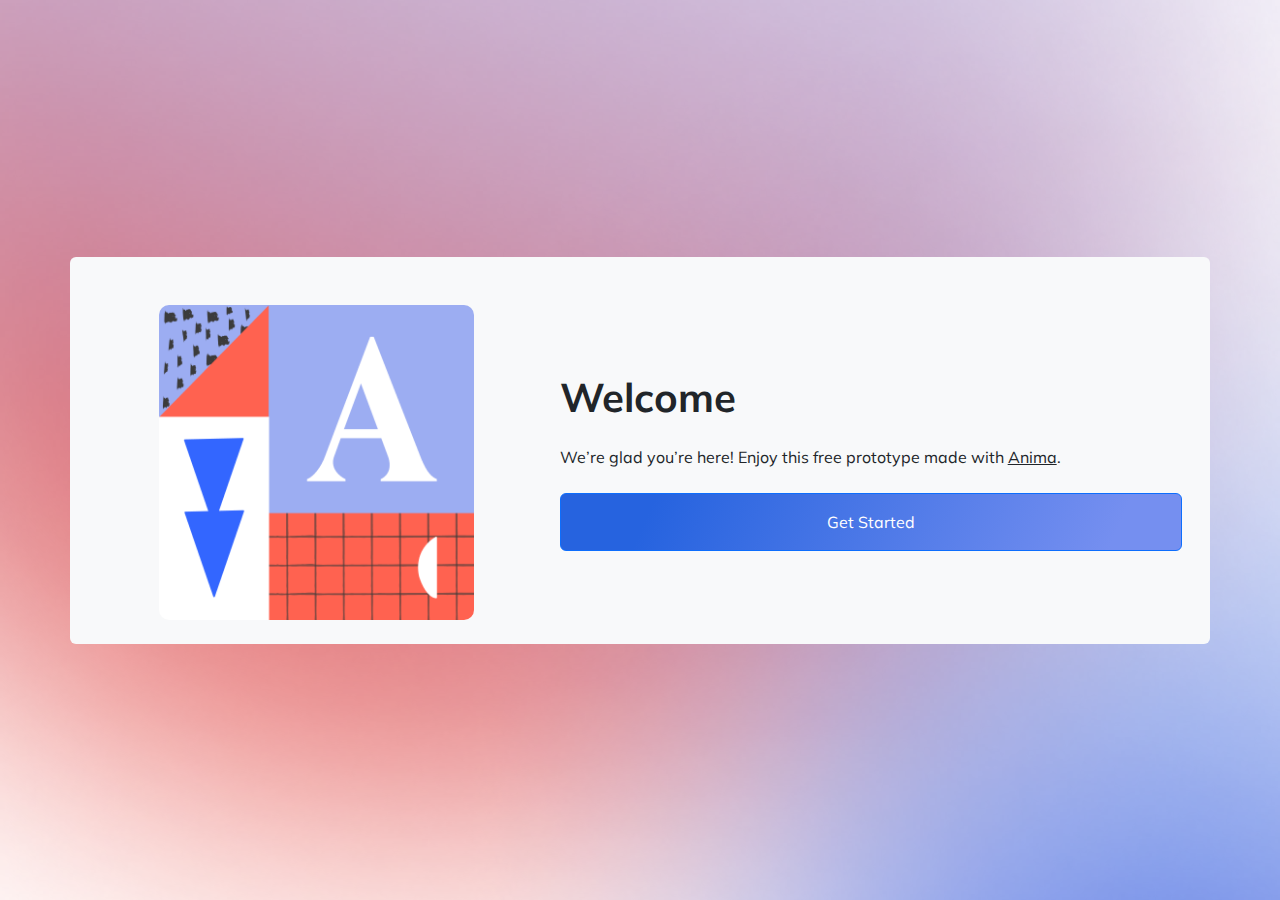
<file: Index.html>
<!DOCTYPE html>
<html lang="en">

<head>
    <meta charset="UTF-8">
    <meta http-equiv="X-UA-Compatible" content="IE=edge">
    <meta name="viewport" content="width=device-width, initial-scale=1.0">
    <title>Welcome</title>
    <link href="https://cdn.jsdelivr.net/npm/bootstrap@5.2.3/dist/css/bootstrap.min.css" rel="stylesheet">
    <link rel="preconnect" href="https://fonts.googleapis.com">
    <link rel="preconnect" href="https://fonts.gstatic.com" crossorigin>
    <link
        href="https://fonts.googleapis.com/css2?family=Mulish:ital,wght@0,200;0,300;0,400;0,500;0,600;0,700;0,800;0,900;0,1000;1,200;1,300;1,400;1,500;1,600;1,700;1,800;1,900;1,1000&display=swap"
        rel="stylesheet">
    <link rel="stylesheet" href="style.css">
    <script src="https://cdn.jsdelivr.net/npm/bootstrap@5.2.3/dist/js/bootstrap.bundle.min.js"></script>
</head>

<body class="px-3">
    <div class="container bg-light rounded mx-sm-3">
        <div class="row py-5 pb-4 px-3">
            <div class="col-lg-5 col-md-6 col-sm-12 d-flex justify-content-center align-items-center">
                <img src="logo.png" alt="Logo Image" class="logo-img img-fluid w-auto">
            </div>
            <div class="col-lg-7 col-md-6 col-sm-12 d-flex flex-column justify-content-lg-center align-items-lg-start justify-content-sm-center align-items-sm-center 
            justify-content-center align-items-center
                my-3">
                <div class="h1 my-3 fw-bold">Welcome</div>
                <p class="text-center my-2">
                    We’re glad you’re here! Enjoy this free prototype made with <a href="https://www.animaapp.com/"
                        class="text-dark">Anima</a>.
                </p>
                <div class="d-grid gap-2 col-12 mx-auto my-3">
                    <button class="btn btn-primary cust-btn py-3" type="button" onclick="goToSignUp()">Get
                        Started</button>
                </div>
            </div>
        </div>
    </div>
    <script src="index.js"></script>
</body>

</html>
</file>
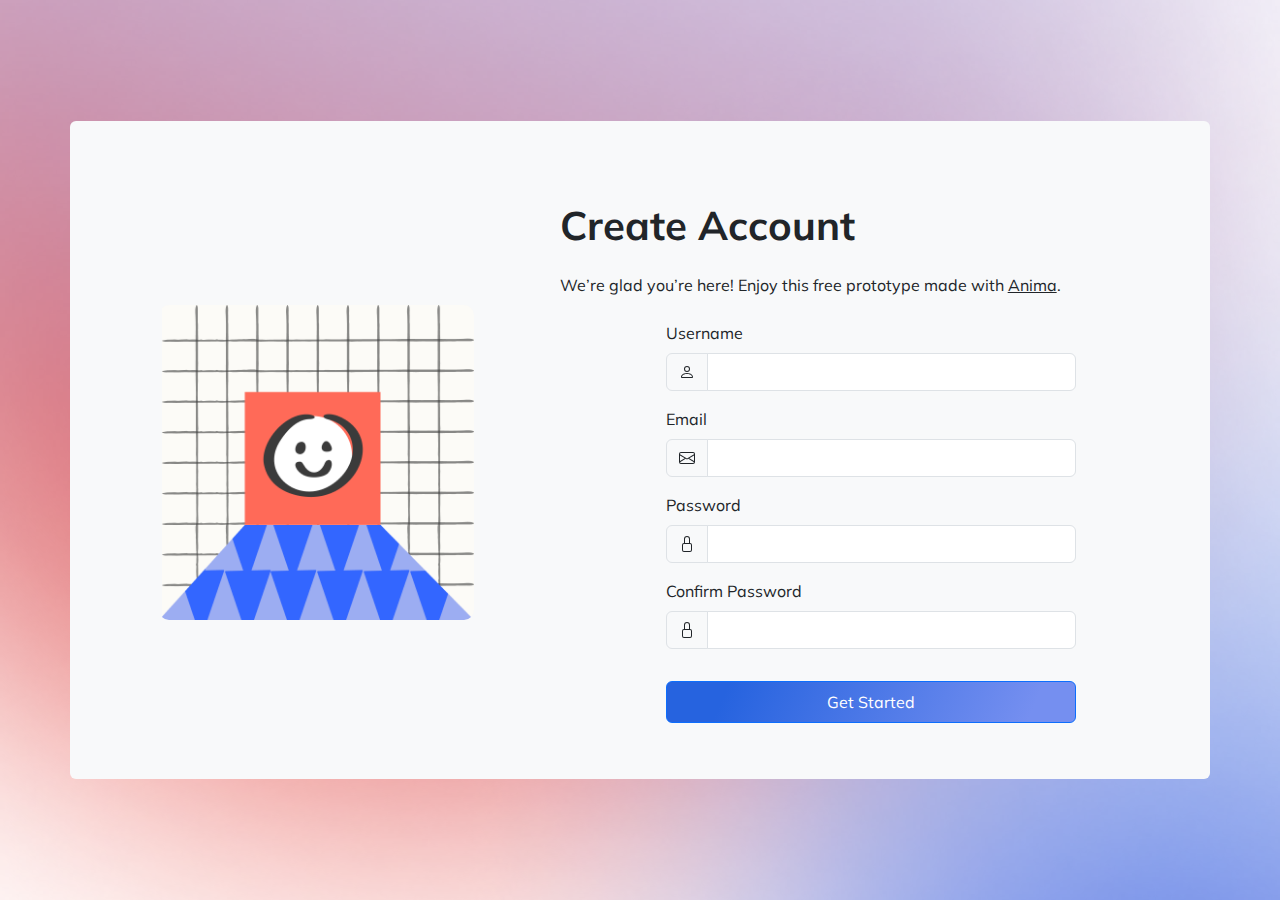
<file: Sign-up.html>
<!DOCTYPE html>
<html lang="en">

<head>
    <meta charset="UTF-8">
    <meta http-equiv="X-UA-Compatible" content="IE=edge">
    <meta name="viewport" content="width=device-width, initial-scale=1.0">
    <title>Welcome</title>
    <link href="https://cdn.jsdelivr.net/npm/bootstrap@5.2.3/dist/css/bootstrap.min.css" rel="stylesheet">
    <link rel="preconnect" href="https://fonts.googleapis.com">
    <link rel="preconnect" href="https://fonts.gstatic.com" crossorigin>
    <link
        href="https://fonts.googleapis.com/css2?family=Mulish:ital,wght@0,200;0,300;0,400;0,500;0,600;0,700;0,800;0,900;0,1000;1,200;1,300;1,400;1,500;1,600;1,700;1,800;1,900;1,1000&display=swap"
        rel="stylesheet">
    <link rel="stylesheet" href="style.css">
    <script src="https://cdn.jsdelivr.net/npm/bootstrap@5.2.3/dist/js/bootstrap.bundle.min.js"></script>
</head>

<body class="px-3">
    <div class="container bg-light rounded mx-sm-3">
        <div class="row py-5 pb-4 px-3">
            <div class="col-lg-5 col-md-6 col-sm-12 d-flex justify-content-center align-items-center">
                <img src="signup.png" alt="Logo Image" class="logo-img img-fluid w-auto">
            </div>
            <div class="col-lg-7 col-md-6 col-sm-12 d-flex flex-column justify-content-lg-center align-items-lg-start justify-content-sm-center align-items-sm-center 
            justify-content-center align-items-center
                my-3">
                <div class="h1 my-3 fw-bold">Create Account</div>
                <p class="text-center my-2">
                    We’re glad you’re here! Enjoy this free prototype made with <a href="https://www.animaapp.com/"
                        class="text-dark">Anima</a>.
                </p>
                <div class="d-grid gap-2 col-12 mx-auto my-3">
                    <form class="row g-3 needs-validation justify-content-center" novalidate>
                        <div class="col-8">
                            <label for="validationCustomUsername" class="form-label">Username</label>
                            <div class="input-group has-validation">
                                <span class="input-group-text" id="inputGroupPrepend">
                                    <svg xmlns="http://www.w3.org/2000/svg" width="16" height="16" fill="currentColor"
                                        class="bi bi-person" viewBox="0 0 16 16">
                                        <path
                                            d="M8 8a3 3 0 1 0 0-6 3 3 0 0 0 0 6Zm2-3a2 2 0 1 1-4 0 2 2 0 0 1 4 0Zm4 8c0 1-1 1-1 1H3s-1 0-1-1 1-4 6-4 6 3 6 4Zm-1-.004c-.001-.246-.154-.986-.832-1.664C11.516 10.68 10.289 10 8 10c-2.29 0-3.516.68-4.168 1.332-.678.678-.83 1.418-.832 1.664h10Z" />
                                    </svg>

                                </span>
                                <input type="text" class="form-control" id="validationCustomUsername"
                                    aria-describedby="inputGroupPrepend" name="username" required>
                                <div class="invalid-feedback" id="usernameErrMsg">
                                    Please Enter a username.
                                </div>
                            </div>
                        </div>

                        <div class="col-8">
                            <label for="validationCustomEmail" class="form-label">Email</label>
                            <div class="input-group has-validation">
                                <span class="input-group-text" id="inputGroupPrepend">
                                    <svg xmlns="http://www.w3.org/2000/svg" width="16" height="16" fill="currentColor"
                                        class="bi bi-envelope" viewBox="0 0 16 16">
                                        <path
                                            d="M0 4a2 2 0 0 1 2-2h12a2 2 0 0 1 2 2v8a2 2 0 0 1-2 2H2a2 2 0 0 1-2-2V4Zm2-1a1 1 0 0 0-1 1v.217l7 4.2 7-4.2V4a1 1 0 0 0-1-1H2Zm13 2.383-4.708 2.825L15 11.105V5.383Zm-.034 6.876-5.64-3.471L8 9.583l-1.326-.795-5.64 3.47A1 1 0 0 0 2 13h12a1 1 0 0 0 .966-.741ZM1 11.105l4.708-2.897L1 5.383v5.722Z" />
                                    </svg>

                                </span>
                                <input type="email" class="form-control" id="validationCustomEmail" name="email"
                                    aria-describedby="inputGroupPrepend" required>
                                <div class="invalid-feedback" id="emailErrMsg">
                                    Please Enter Email.
                                </div>
                            </div>
                        </div>

                        <div class="col-8">
                            <label for="validationCustomPassword" class="form-label">Password</label>
                            <div class="input-group has-validation">
                                <span class="input-group-text" id="inputGroupPrepend">
                                    <svg xmlns="http://www.w3.org/2000/svg" width="16" height="16" fill="currentColor"
                                        class="bi bi-lock" viewBox="0 0 16 16">
                                        <path
                                            d="M8 1a2 2 0 0 1 2 2v4H6V3a2 2 0 0 1 2-2zm3 6V3a3 3 0 0 0-6 0v4a2 2 0 0 0-2 2v5a2 2 0 0 0 2 2h6a2 2 0 0 0 2-2V9a2 2 0 0 0-2-2zM5 8h6a1 1 0 0 1 1 1v5a1 1 0 0 1-1 1H5a1 1 0 0 1-1-1V9a1 1 0 0 1 1-1z" />
                                    </svg>

                                </span>
                                <input type="password" class="form-control" id="validationCustomPassword"
                                    name="password" aria-describedby="inputGroupPrepend" required>
                                <div class="invalid-feedback" id="passErrMsg">
                                    Please Enter Passsword.
                                </div>
                            </div>
                        </div>

                        <div class="col-8">
                            <label for="validationConfirmPassword" class="form-label">Confirm Password</label>
                            <div class="input-group has-validation">
                                <span class="input-group-text" id="inputGroupPrepend">
                                    <svg xmlns="http://www.w3.org/2000/svg" width="16" height="16" fill="currentColor"
                                        class="bi bi-lock" viewBox="0 0 16 16">
                                        <path
                                            d="M8 1a2 2 0 0 1 2 2v4H6V3a2 2 0 0 1 2-2zm3 6V3a3 3 0 0 0-6 0v4a2 2 0 0 0-2 2v5a2 2 0 0 0 2 2h6a2 2 0 0 0 2-2V9a2 2 0 0 0-2-2zM5 8h6a1 1 0 0 1 1 1v5a1 1 0 0 1-1 1H5a1 1 0 0 1-1-1V9a1 1 0 0 1 1-1z" />
                                    </svg>

                                </span>
                                <input type="password" class="form-control" id="validationConfirmPassword"
                                    name="confirmPassword" aria-describedby="inputGroupPrepend" required>
                                <div class="invalid-feedback" id="confrimPassErrMsg">
                                    Please Confirm Passsword.
                                </div>
                            </div>
                        </div>

                        <div class="col-8">
                            <!-- <button class="btn btn-primary" type="submit">Submit form</button> -->
                            <button class="btn btn-primary cust-btn w-100 mt-3 py-2" id="sign-up" type="submit">Get
                                Started</button>
                        </div>
                    </form>
                </div>
            </div>
        </div>
    </div>
    <script src="index.js"></script>
</body>

</html>
</file>
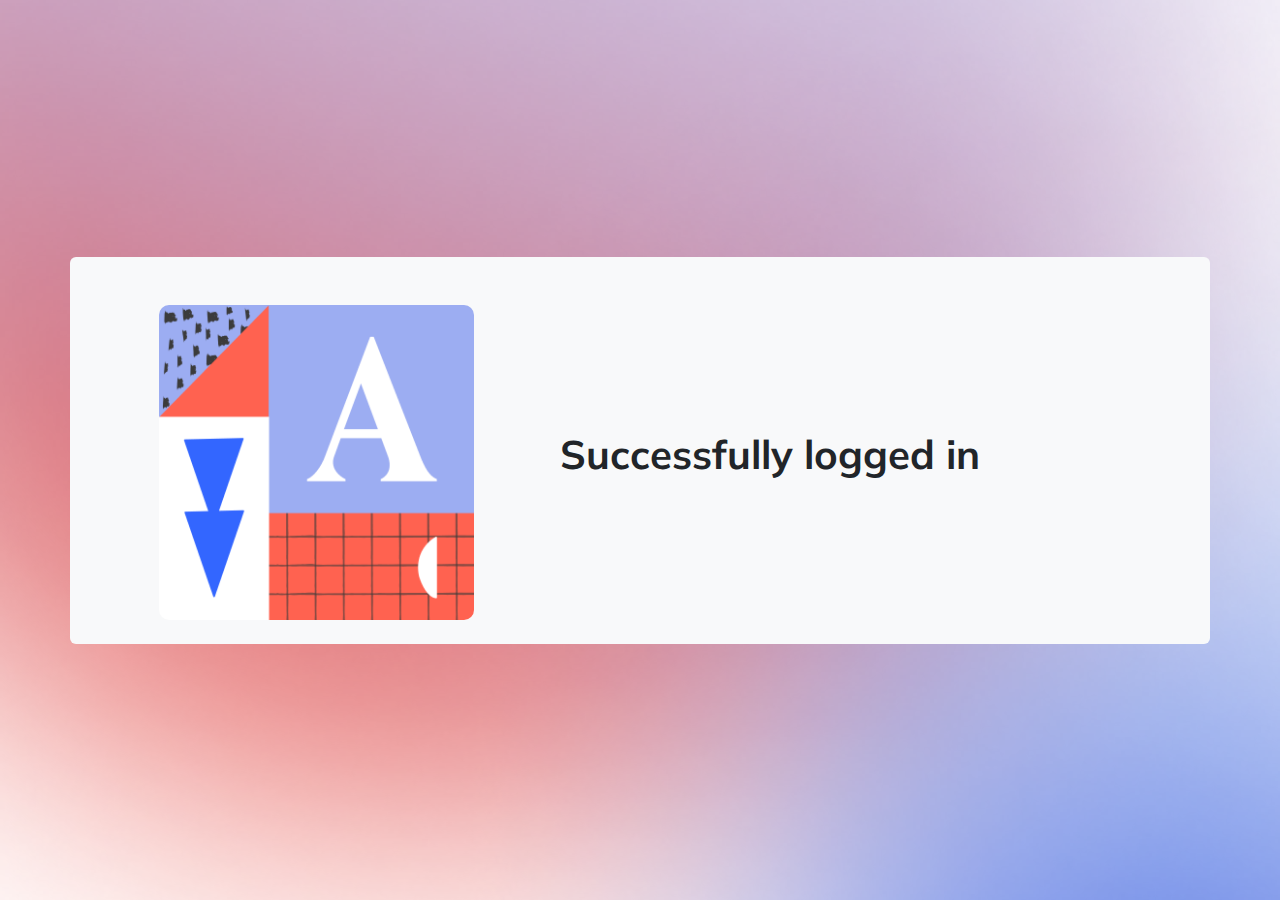
<file: Succeed.html>
<!DOCTYPE html>
<html lang="en">

<head>
    <meta charset="UTF-8">
    <meta http-equiv="X-UA-Compatible" content="IE=edge">
    <meta name="viewport" content="width=device-width, initial-scale=1.0">
    <title>Welcome</title>
    <link href="https://cdn.jsdelivr.net/npm/bootstrap@5.2.3/dist/css/bootstrap.min.css" rel="stylesheet">
    <link rel="preconnect" href="https://fonts.googleapis.com">
    <link rel="preconnect" href="https://fonts.gstatic.com" crossorigin>
    <link
        href="https://fonts.googleapis.com/css2?family=Mulish:ital,wght@0,200;0,300;0,400;0,500;0,600;0,700;0,800;0,900;0,1000;1,200;1,300;1,400;1,500;1,600;1,700;1,800;1,900;1,1000&display=swap"
        rel="stylesheet">
    <link rel="stylesheet" href="style.css">
    <script src="https://cdn.jsdelivr.net/npm/bootstrap@5.2.3/dist/js/bootstrap.bundle.min.js"></script>
</head>

<body class="px-3">
    <div class="container bg-light rounded mx-sm-3">
        <div class="row py-5 pb-4 px-3">
            <div class="col-lg-5 col-md-6 col-sm-12 d-flex justify-content-center align-items-center">
                <img src="logo.png" alt="Logo Image" class="logo-img img-fluid w-auto">
            </div>
            <div class="col-lg-7 col-md-6 col-sm-12 d-flex flex-column justify-content-lg-center align-items-lg-start justify-content-sm-center align-items-sm-center 
            justify-content-center align-items-center
                my-3">
                <div class="h1 my-3 fw-bold">Successfully logged in</div>
                <p class="text-center my-2" id="registeredEmail">
                </p>
            </div>
        </div>
    </div>
    <script>
        const queryString = window.location.search;
        const urlParams = new URLSearchParams(queryString);
        registeredEmail.innerText = urlParams.get("email");
    </script>
</body>

</html>
</file>
<file: style.css>
@import url('https://fonts.googleapis.com/css2?family=Mulish:ital,wght@0,200;0,300;0,400;0,500;0,600;0,700;0,800;0,900;0,1000;1,200;1,300;1,400;1,500;1,600;1,700;1,800;1,900;1,1000&display=swap');

body {
    height: 100vh;
    display: flex;
    flex-direction: column;
    justify-content: center;
    align-items: center;
    background: url(gradientbackground.png), #FFFFFF;
    background-position: center;
    background-repeat: no-repeat;
    background-size: cover;
    font-family: 'Mulish', sans-serif !important;
}

.logo-img {
    height: 315px;
    border-radius: 10px;
}

.cust-btn {
    background: linear-gradient(113.87deg, #2663DF 14.81%, #758FF0 88.76%) !important;
}
</file>
